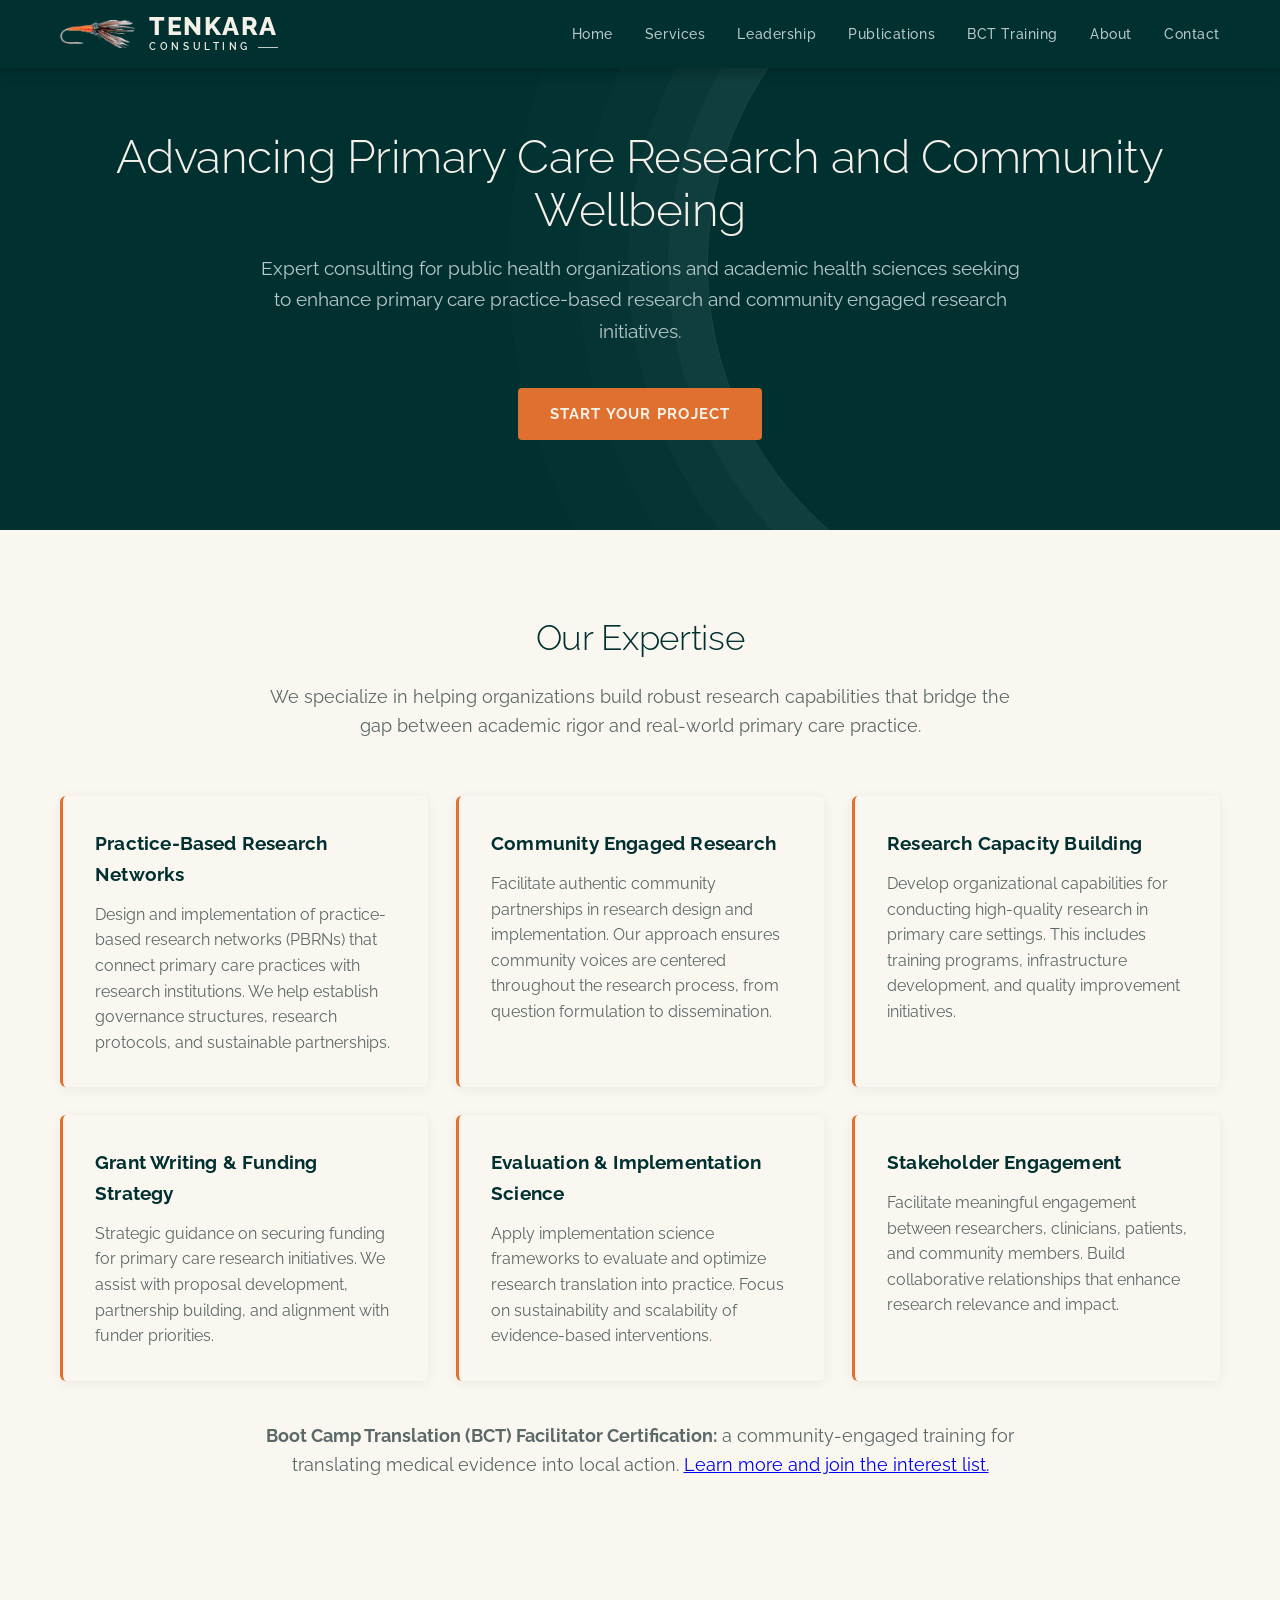
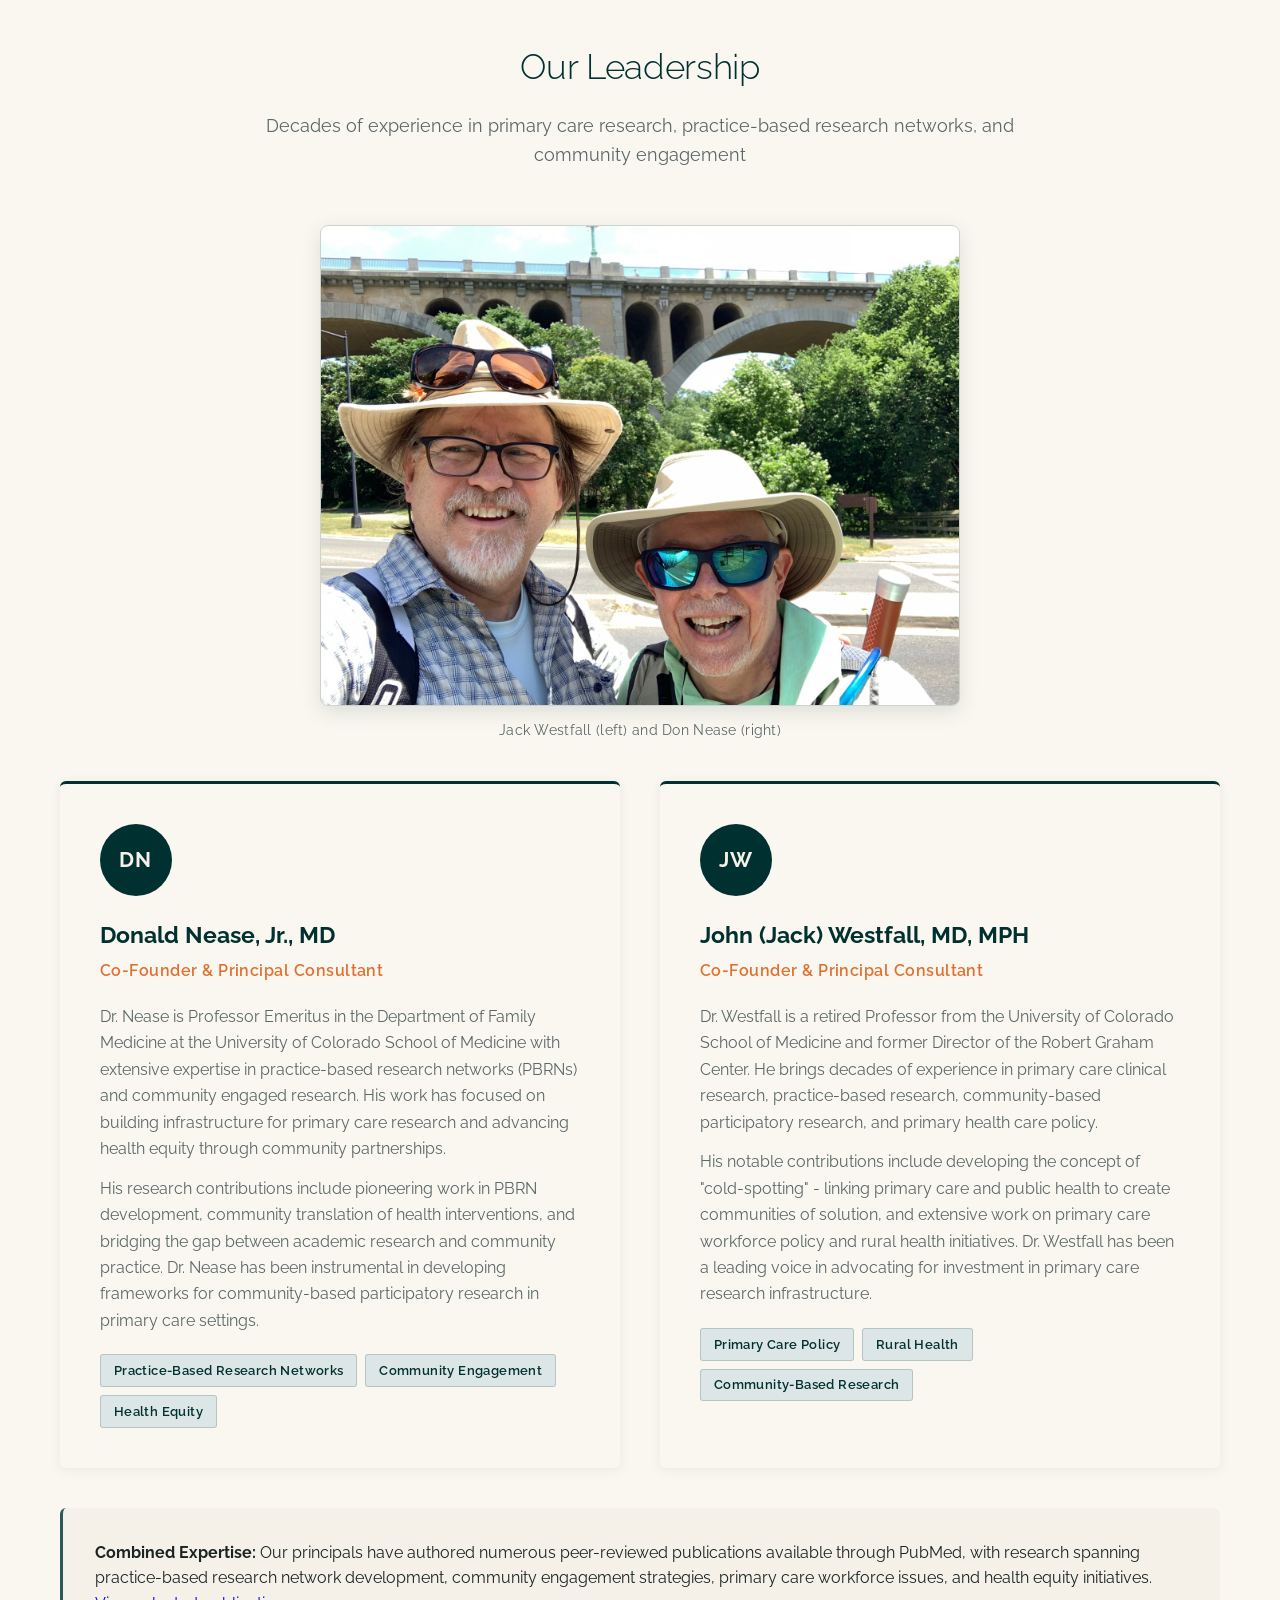
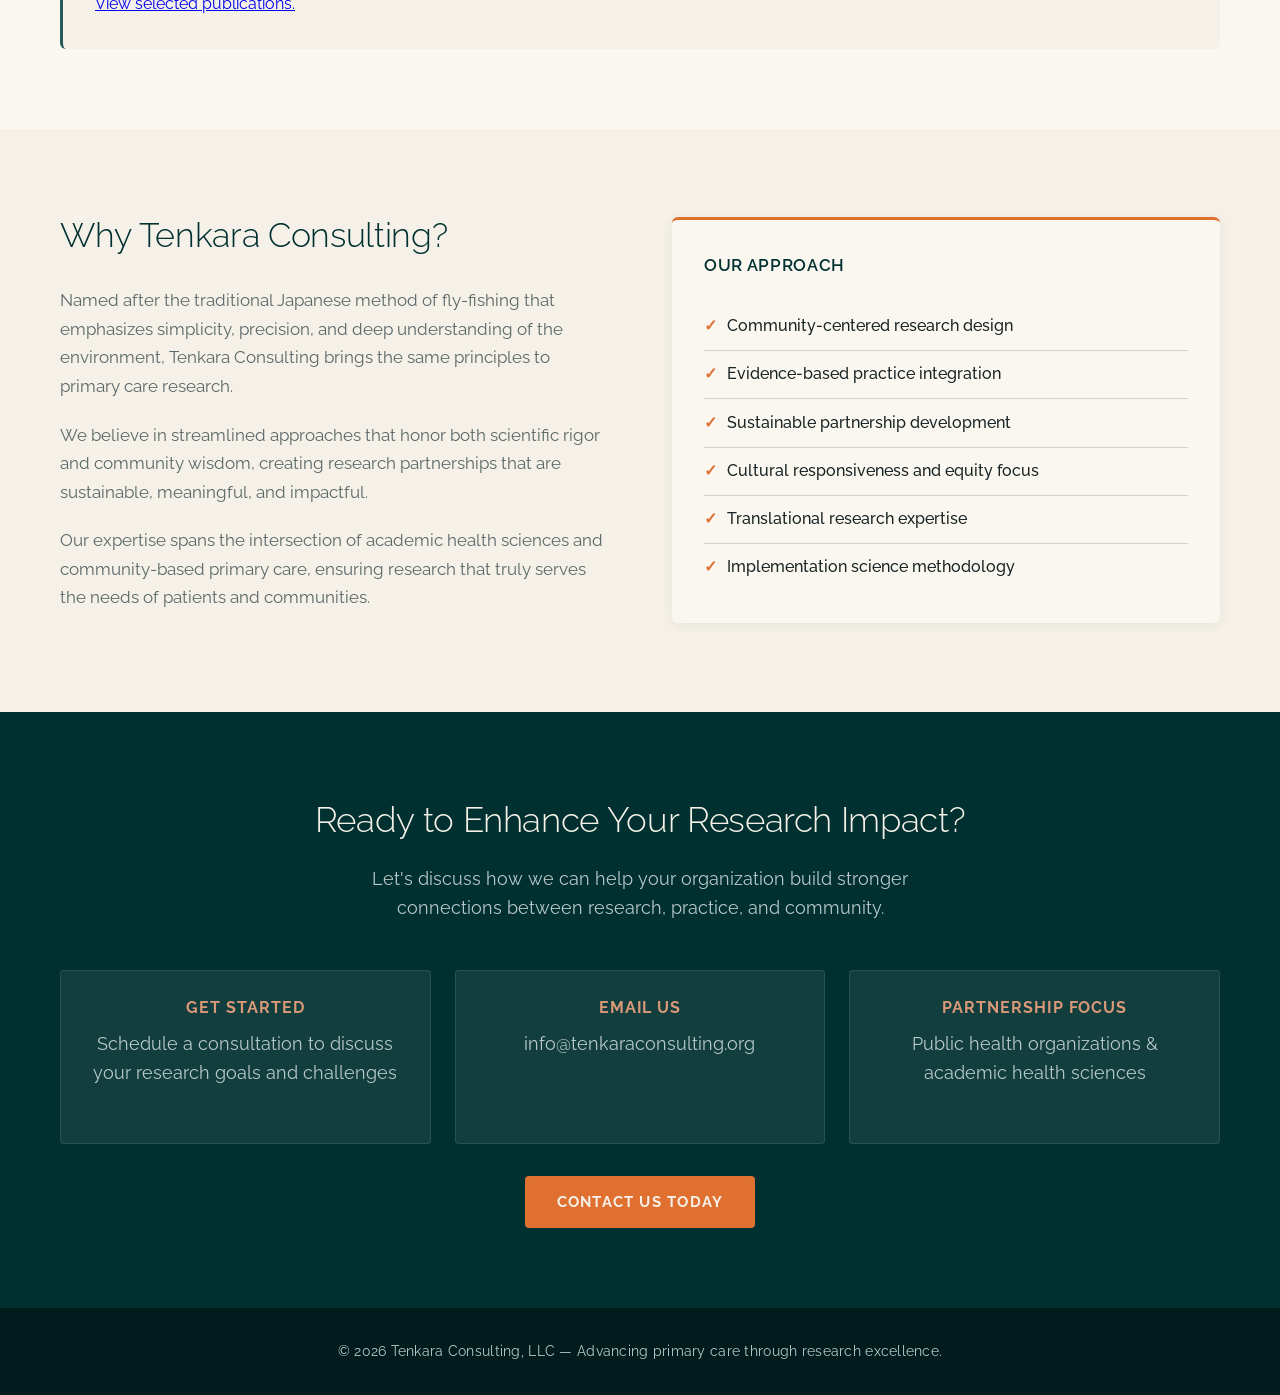
<file: index.html>
<!DOCTYPE html>
<html lang="en">
<head>
    <meta charset="UTF-8">
    <meta name="viewport" content="width=device-width, initial-scale=1.0">
    <title>Tenkara Consulting — Primary Care Research &amp; Community Engagement</title>
    <link rel="icon" type="image/svg+xml" href="static/images/favicon.svg">
    <link rel="preconnect" href="https://fonts.googleapis.com">
    <link rel="preconnect" href="https://fonts.gstatic.com" crossorigin>
    <link href="https://fonts.googleapis.com/css2?family=Raleway:ital,wght@0,200;0,300;0,400;0,500;0,600;0,700;0,800;1,300;1,400&display=swap" rel="stylesheet">
    <link rel="stylesheet" href="static/css/styles.css?v=2">

    <script data-goatcounter="https://tenkaraconsulting.goatcounter.com/count"
        async src="//gc.zgo.at/count.js"></script>
</head>
<body>
    <!-- Header -->
    <header>
        <nav class="container">
            <a href="./" class="logo">
                <img class="logo-fly" src="static/images/fly.png" alt="" aria-hidden="true" width="54" height="20">
                <span class="logo-text">
                    <span class="logo-word">TENKARA</span>
                    <span class="logo-sub">
                        <span>CONSULTING</span>
                        <span class="logo-rule"></span>
                    </span>
                </span>
            </a>
            <ul class="nav-links">
                <li><a href="./#home">Home</a></li>
                <li><a href="./#services">Services</a></li>
                <li><a href="./#expertise">Leadership</a></li>
                <li><a href="publications/">Publications</a></li>
                <li><a href="bct/">BCT Training</a></li>
                <li><a href="./#about">About</a></li>
                <li><a href="contact/">Contact</a></li>
            </ul>
        </nav>
    </header>

    <!-- Main Content -->

<!-- Hero Section -->
<section id="home" class="hero">
    <div class="container">
        <h1>Advancing Primary Care Research and Community Wellbeing</h1>
        <p>Expert consulting for public health organizations and academic health sciences seeking to enhance primary care practice-based research and community engaged research initiatives.</p>
        <a href="contact/" class="cta-button">Start Your Project</a>
    </div>
</section>
<!-- Services Section -->
<section id="services">
    <div class="container">
        <h2 class="section-title">Our Expertise</h2>
        <p class="section-subtitle">We specialize in helping organizations build robust research capabilities that bridge the gap between academic rigor and real-world primary care practice.</p>

        <div class="services-grid">
            <div class="service-card">
                <h3>Practice-Based Research Networks</h3>
                <p>Design and implementation of practice-based research networks (PBRNs) that connect primary care practices with research institutions. We help establish governance structures, research protocols, and sustainable partnerships.</p>
            </div>

            <div class="service-card">
                <h3>Community Engaged Research</h3>
                <p>Facilitate authentic community partnerships in research design and implementation. Our approach ensures community voices are centered throughout the research process, from question formulation to dissemination.</p>
            </div>

            <div class="service-card">
                <h3>Research Capacity Building</h3>
                <p>Develop organizational capabilities for conducting high-quality research in primary care settings. This includes training programs, infrastructure development, and quality improvement initiatives.</p>
            </div>

            <div class="service-card">
                <h3>Grant Writing &amp; Funding Strategy</h3>
                <p>Strategic guidance on securing funding for primary care research initiatives. We assist with proposal development, partnership building, and alignment with funder priorities.</p>
            </div>

            <div class="service-card">
                <h3>Evaluation &amp; Implementation Science</h3>
                <p>Apply implementation science frameworks to evaluate and optimize research translation into practice. Focus on sustainability and scalability of evidence-based interventions.</p>
            </div>

            <div class="service-card">
                <h3>Stakeholder Engagement</h3>
                <p>Facilitate meaningful engagement between researchers, clinicians, patients, and community members. Build collaborative relationships that enhance research relevance and impact.</p>
            </div>
        </div>

        <p class="section-subtitle" style="margin: 2.5rem auto 0;"><strong>Boot Camp Translation (BCT) Facilitator Certification:</strong> a community-engaged training for translating medical evidence into local action. <a href="bct/">Learn more and join the interest list.</a></p>
    </div>
</section>
<!-- Expertise Section -->
<section id="expertise">
    <div class="container">
        <h2 class="section-title">Our Leadership</h2>
        <p class="section-subtitle">Decades of experience in primary care research, practice-based research networks, and community engagement</p>

        <figure class="leadership-photo">
            <img src="static/images/jack-and-don.jpg" alt="Jack Westfall (left) and Don Nease (right), smiling outdoors in wide-brimmed hats" width="1600" height="1200" loading="lazy">
            <figcaption>Jack Westfall (left) and Don Nease (right)</figcaption>
        </figure>

        <div class="expertise-grid">
            <div class="expert-card">
                <div class="expert-content">
                    <div class="expert-avatar">DN</div>
                    <h3>Donald Nease, Jr., MD</h3>
                    <p class="expert-title">Co-Founder & Principal Consultant</p>
                    <p>Dr. Nease is Professor Emeritus in the Department of Family Medicine at the University of Colorado School of Medicine with extensive expertise in practice-based research networks (PBRNs) and community engaged research. His work has focused on building infrastructure for primary care research and advancing health equity through community partnerships.</p>
                    <p>His research contributions include pioneering work in PBRN development, community translation of health interventions, and bridging the gap between academic research and community practice. Dr. Nease has been instrumental in developing frameworks for community-based participatory research in primary care settings.</p>
                    <div class="expert-highlights">
                        <span class="highlight">Practice-Based Research Networks</span>
                        <span class="highlight">Community Engagement</span>
                        <span class="highlight">Health Equity</span>
                    </div>
                </div>
            </div>

            <div class="expert-card">
                <div class="expert-content">
                    <div class="expert-avatar">JW</div>
                    <h3>John (Jack) Westfall, MD, MPH</h3>
                    <p class="expert-title">Co-Founder & Principal Consultant</p>
                    <p>Dr. Westfall is a retired Professor from the University of Colorado School of Medicine and former Director of the Robert Graham Center. He brings decades of experience in primary care clinical research, practice-based research, community-based participatory research, and primary health care policy.</p>
                    <p>His notable contributions include developing the concept of "cold-spotting" - linking primary care and public health to create communities of solution, and extensive work on primary care workforce policy and rural health initiatives. Dr. Westfall has been a leading voice in advocating for investment in primary care research infrastructure.</p>
                    <div class="expert-highlights">
                        <span class="highlight">Primary Care Policy</span>
                        <span class="highlight">Rural Health</span>
                        <span class="highlight">Community-Based Research</span>
                    </div>
                </div>
            </div>
        </div>

        <div class="publications-note">
            <p><strong>Combined Expertise:</strong> Our principals have authored numerous peer-reviewed publications available through PubMed, with research spanning practice-based research network development, community engagement strategies, primary care workforce issues, and health equity initiatives. <a href="publications/">View selected publications.</a></p>
        </div>
    </div>
</section>
<!-- About Section -->
<section id="about" class="about">
    <div class="container">
        <div class="about-content">
            <div class="about-text">
                <h2>Why Tenkara Consulting?</h2>
                <p>Named after the traditional Japanese method of fly-fishing that emphasizes simplicity, precision, and deep understanding of the environment, Tenkara Consulting brings the same principles to primary care research.</p>
                <p>We believe in streamlined approaches that honor both scientific rigor and community wisdom, creating research partnerships that are sustainable, meaningful, and impactful.</p>
                <p>Our expertise spans the intersection of academic health sciences and community-based primary care, ensuring research that truly serves the needs of patients and communities.</p>
            </div>

            <div class="about-features">
                <h3>Our Approach</h3>
                <ul class="feature-list">
                    <li>Community-centered research design</li>
                    <li>Evidence-based practice integration</li>
                    <li>Sustainable partnership development</li>
                    <li>Cultural responsiveness and equity focus</li>
                    <li>Translational research expertise</li>
                    <li>Implementation science methodology</li>
                </ul>
            </div>
        </div>
    </div>
</section>
<!-- Contact Section -->
<section id="contact" class="contact">
    <div class="container">
        <div class="contact-content">
            <h2>Ready to Enhance Your Research Impact?</h2>
            <p>Let's discuss how we can help your organization build stronger connections between research, practice, and community.</p>

            <div class="contact-info">
                <div class="contact-item">
                    <h3>Get Started</h3>
                    <p>Schedule a consultation to discuss your research goals and challenges</p>
                </div>
                <div class="contact-item">
                    <h3>Email Us</h3>
                    <p>info@tenkaraconsulting.org</p>
                </div>
                <div class="contact-item">
                    <h3>Partnership Focus</h3>
                    <p>Public health organizations & academic health sciences</p>
                </div>
            </div>

            <div style="margin-top: 2rem;">
                <a href="contact/" class="cta-button">Contact Us Today</a>
            </div>
        </div>
    </div>
</section>


    <!-- Footer -->
    <footer>
        <div class="container">
            <p>&copy; 2026 Tenkara Consulting, LLC &mdash; Advancing primary care through research excellence.</p>
        </div>
    </footer>

    <!-- Scripts -->
    <script src="static/js/main.js"></script>

</body>
</html>
</file>
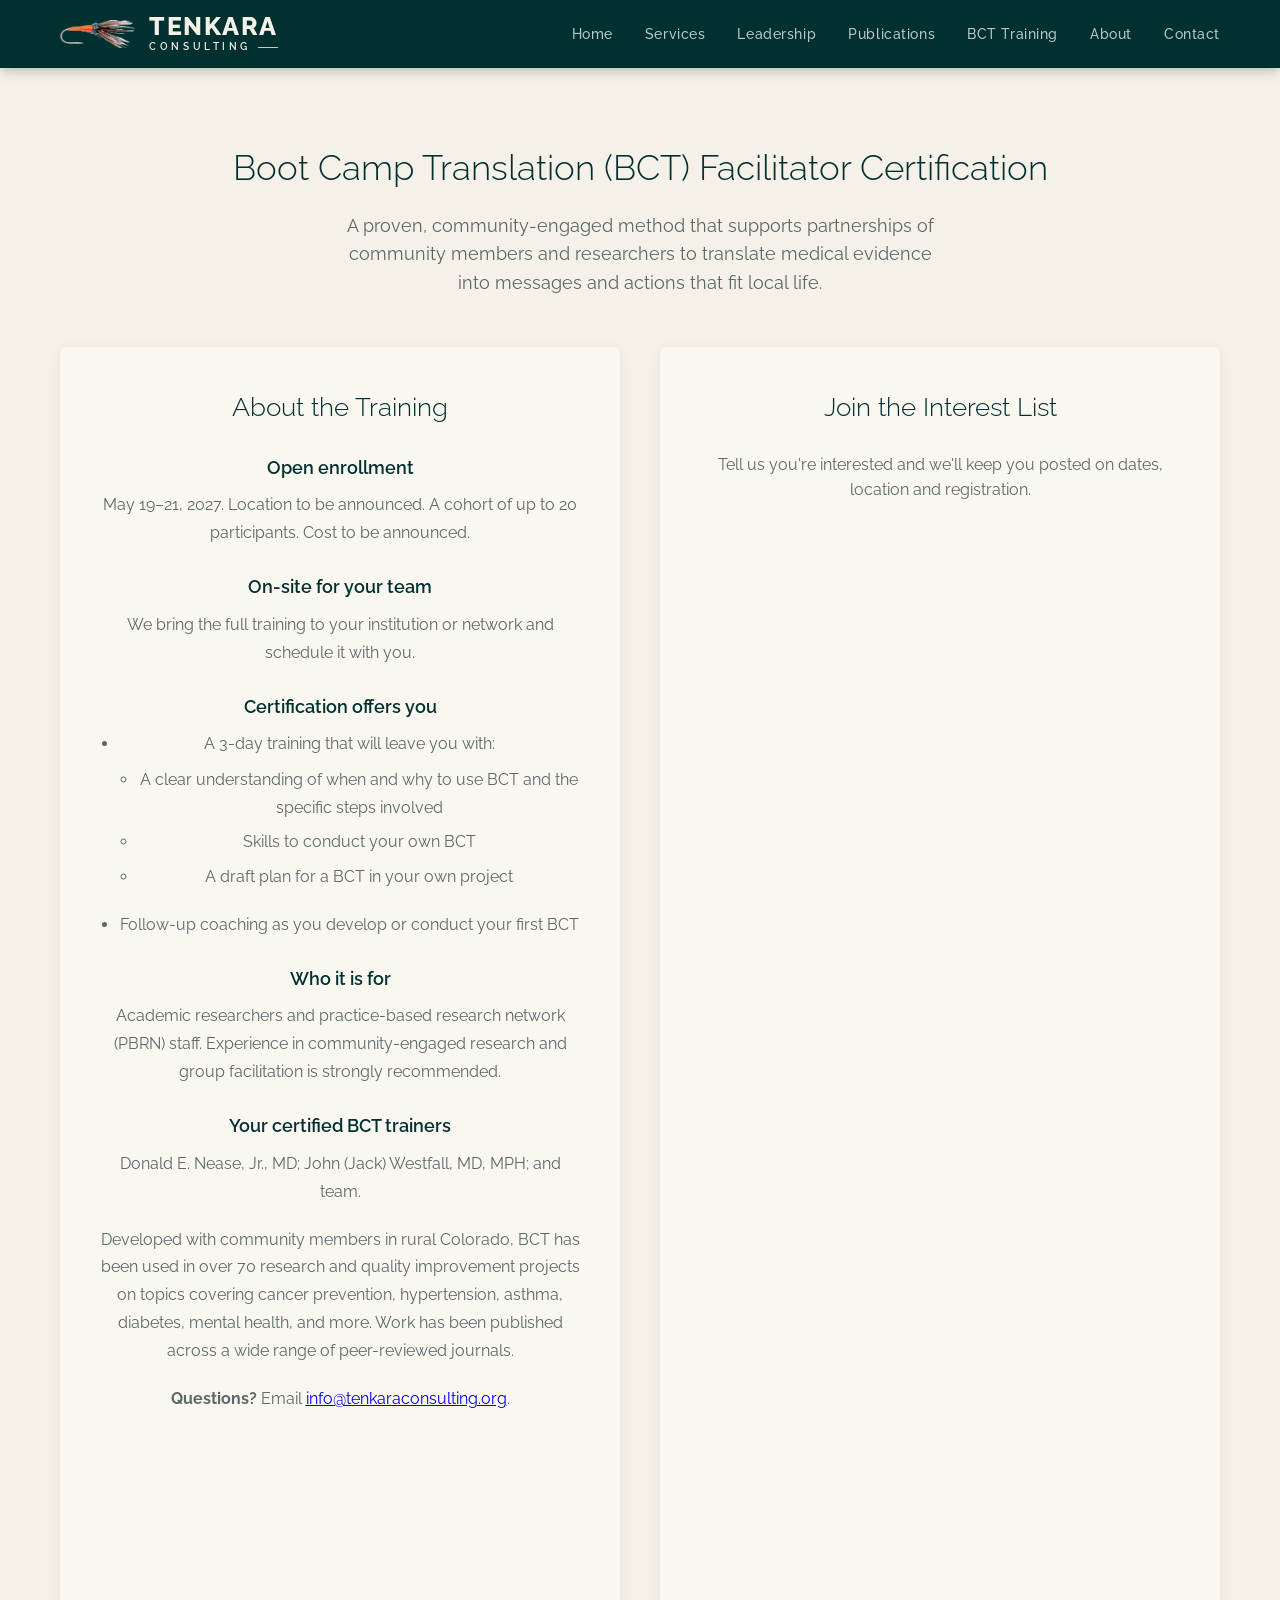
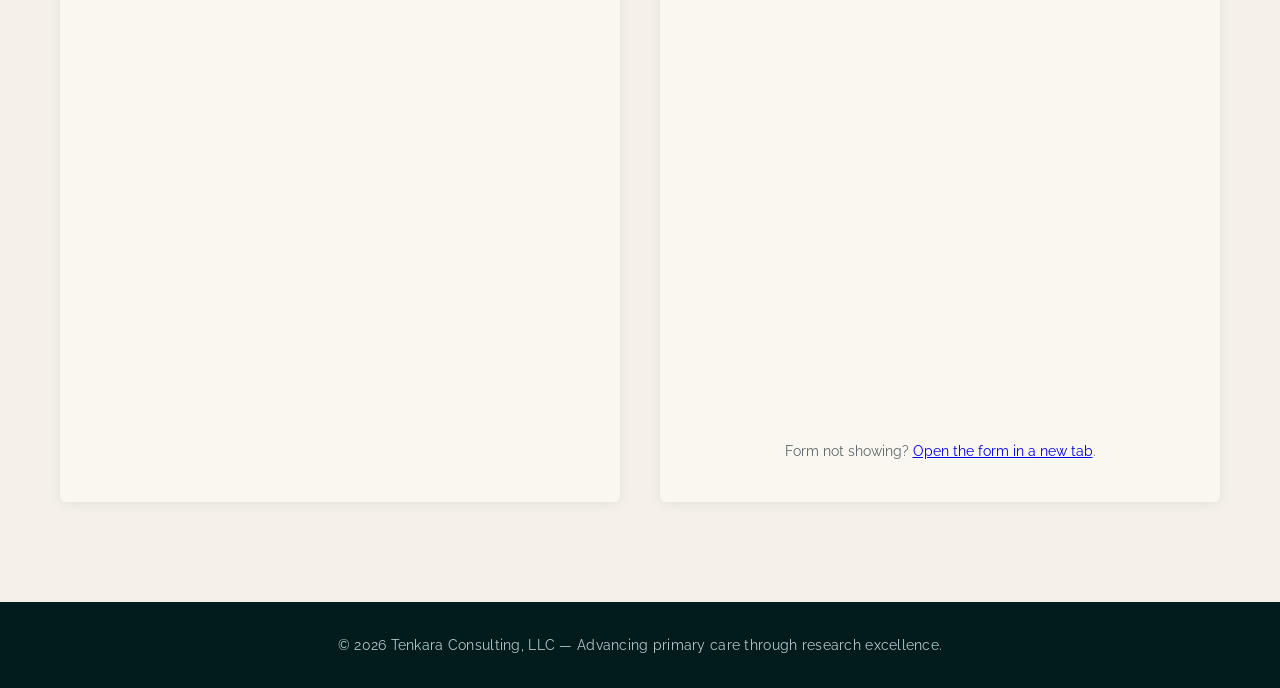
<file: bct/index.html>
<!DOCTYPE html>
<html lang="en">
<head>
    <meta charset="UTF-8">
    <meta name="viewport" content="width=device-width, initial-scale=1.0">
    <title>Boot Camp Translation Training - Tenkara Consulting</title>
    <meta name="description" content="Boot Camp Translation (BCT) Facilitator Certification from Tenkara Consulting. Join the interest list for the May 19–21, 2027 training or on-site training for your team.">
    <link rel="icon" type="image/svg+xml" href="../static/images/favicon.svg">
    <link rel="preconnect" href="https://fonts.googleapis.com">
    <link rel="preconnect" href="https://fonts.gstatic.com" crossorigin>
    <link href="https://fonts.googleapis.com/css2?family=Raleway:ital,wght@0,200;0,300;0,400;0,500;0,600;0,700;0,800;1,300;1,400&display=swap" rel="stylesheet">
    <link rel="stylesheet" href="../static/css/styles.css?v=2">
    <style>
        .bct-details ul { margin: 0.5rem 0 1.25rem 1.2rem; }
        .bct-details li { margin-bottom: 0.4rem; }
        .bct-details h3 { margin-top: 1.5rem; }
        .bct-details h3:first-child { margin-top: 0; }
        .bct-form-frame { width: 100%; height: 1500px; border: 0; display: block; }
        .bct-form-fallback { font-size: 0.9rem; color: var(--tk-mute); margin-top: 1rem; }
        @media (max-width: 768px) {
            .bct-form-frame { height: 1750px; }
        }
    </style>
    <script data-goatcounter="https://tenkaraconsulting.goatcounter.com/count"
        async src="//gc.zgo.at/count.js"></script>
</head>
<body>
    <!-- Header -->
    <header>
        <nav class="container">
            <a href="../" class="logo">
                <img class="logo-fly" src="../static/images/fly.png" alt="" aria-hidden="true" width="54" height="20">
                <span class="logo-text">
                    <span class="logo-word">TENKARA</span>
                    <span class="logo-sub">
                        <span>CONSULTING</span>
                        <span class="logo-rule"></span>
                    </span>
                </span>
            </a>
            <ul class="nav-links">
                <li><a href="../#home">Home</a></li>
                <li><a href="../#services">Services</a></li>
                <li><a href="../#expertise">Leadership</a></li>
                <li><a href="../publications/">Publications</a></li>
                <li><a href="./">BCT Training</a></li>
                <li><a href="../#about">About</a></li>
                <li><a href="../contact/">Contact</a></li>
            </ul>
        </nav>
    </header>

    <!-- Main Content -->
<div class="contact-page">
    <div class="contact-container">
        <div class="contact-header">
            <h1>Boot Camp Translation (BCT) Facilitator Certification</h1>
            <p>A proven, community-engaged method that supports partnerships of community members and researchers to translate medical evidence into messages and actions that fit local life.</p>
        </div>

        <div class="contact-content">
            <!-- Training details -->
            <div class="map-section bct-details">
                <h2>About the Training</h2>
                <div class="location-info">
                    <h3>Open enrollment</h3>
                    <p>May 19–21, 2027. Location to be announced. A cohort of up to 20 participants. Cost to be announced.</p>

                    <h3>On-site for your team</h3>
                    <p>We bring the full training to your institution or network and schedule it with you.</p>

                    <h3>Certification offers you</h3>
                    <ul>
                        <li>A 3-day training that will leave you with:
                            <ul>
                                <li>A clear understanding of when and why to use BCT and the specific steps involved</li>
                                <li>Skills to conduct your own BCT</li>
                                <li>A draft plan for a BCT in your own project</li>
                            </ul>
                        </li>
                        <li>Follow-up coaching as you develop or conduct your first BCT</li>
                    </ul>

                    <h3>Who it is for</h3>
                    <p>Academic researchers and practice-based research network (PBRN) staff. Experience in community-engaged research and group facilitation is strongly recommended.</p>

                    <h3>Your certified BCT trainers</h3>
                    <p>Donald E. Nease, Jr., MD; John (Jack) Westfall, MD, MPH; and team.</p>

                    <p style="margin-top: 1.25rem;">Developed with community members in rural Colorado, BCT has been used in over 70 research and quality improvement projects on topics covering cancer prevention, hypertension, asthma, diabetes, mental health, and more. Work has been published across a wide range of peer-reviewed journals.</p>

                    <p style="margin-top: 1.25rem;"><strong>Questions?</strong> Email <a href="mailto:info@tenkaraconsulting.org">info@tenkaraconsulting.org</a>.</p>
                </div>
            </div>

            <!-- Interest form (Google Form) -->
            <div class="contact-form-section">
                <h2>Join the Interest List</h2>
                <p style="color: var(--tk-mute); margin-bottom: 1.25rem;">Tell us you're interested and we'll keep you posted on dates, location and registration.</p>
                <iframe class="bct-form-frame"
                        src="https://docs.google.com/forms/d/e/1FAIpQLSesC0pYHIRd4QfnyElVcH--KrtSfrapoGBDwt9UV4UkP9Yg4w/viewform?embedded=true"
                        title="Boot Camp Translation training interest form"
                        loading="lazy">Loading…</iframe>
                <p class="bct-form-fallback">Form not showing? <a href="https://docs.google.com/forms/d/e/1FAIpQLSesC0pYHIRd4QfnyElVcH--KrtSfrapoGBDwt9UV4UkP9Yg4w/viewform" target="_blank" rel="noopener">Open the form in a new tab</a>.</p>
            </div>
        </div>
    </div>
</div>

    <!-- Footer -->
    <footer>
        <div class="container">
            <p>&copy; 2026 Tenkara Consulting, LLC &mdash; Advancing primary care through research excellence.</p>
        </div>
    </footer>

    <!-- Scripts -->
    <script src="../static/js/main.js"></script>
</body>
</html>
</file>
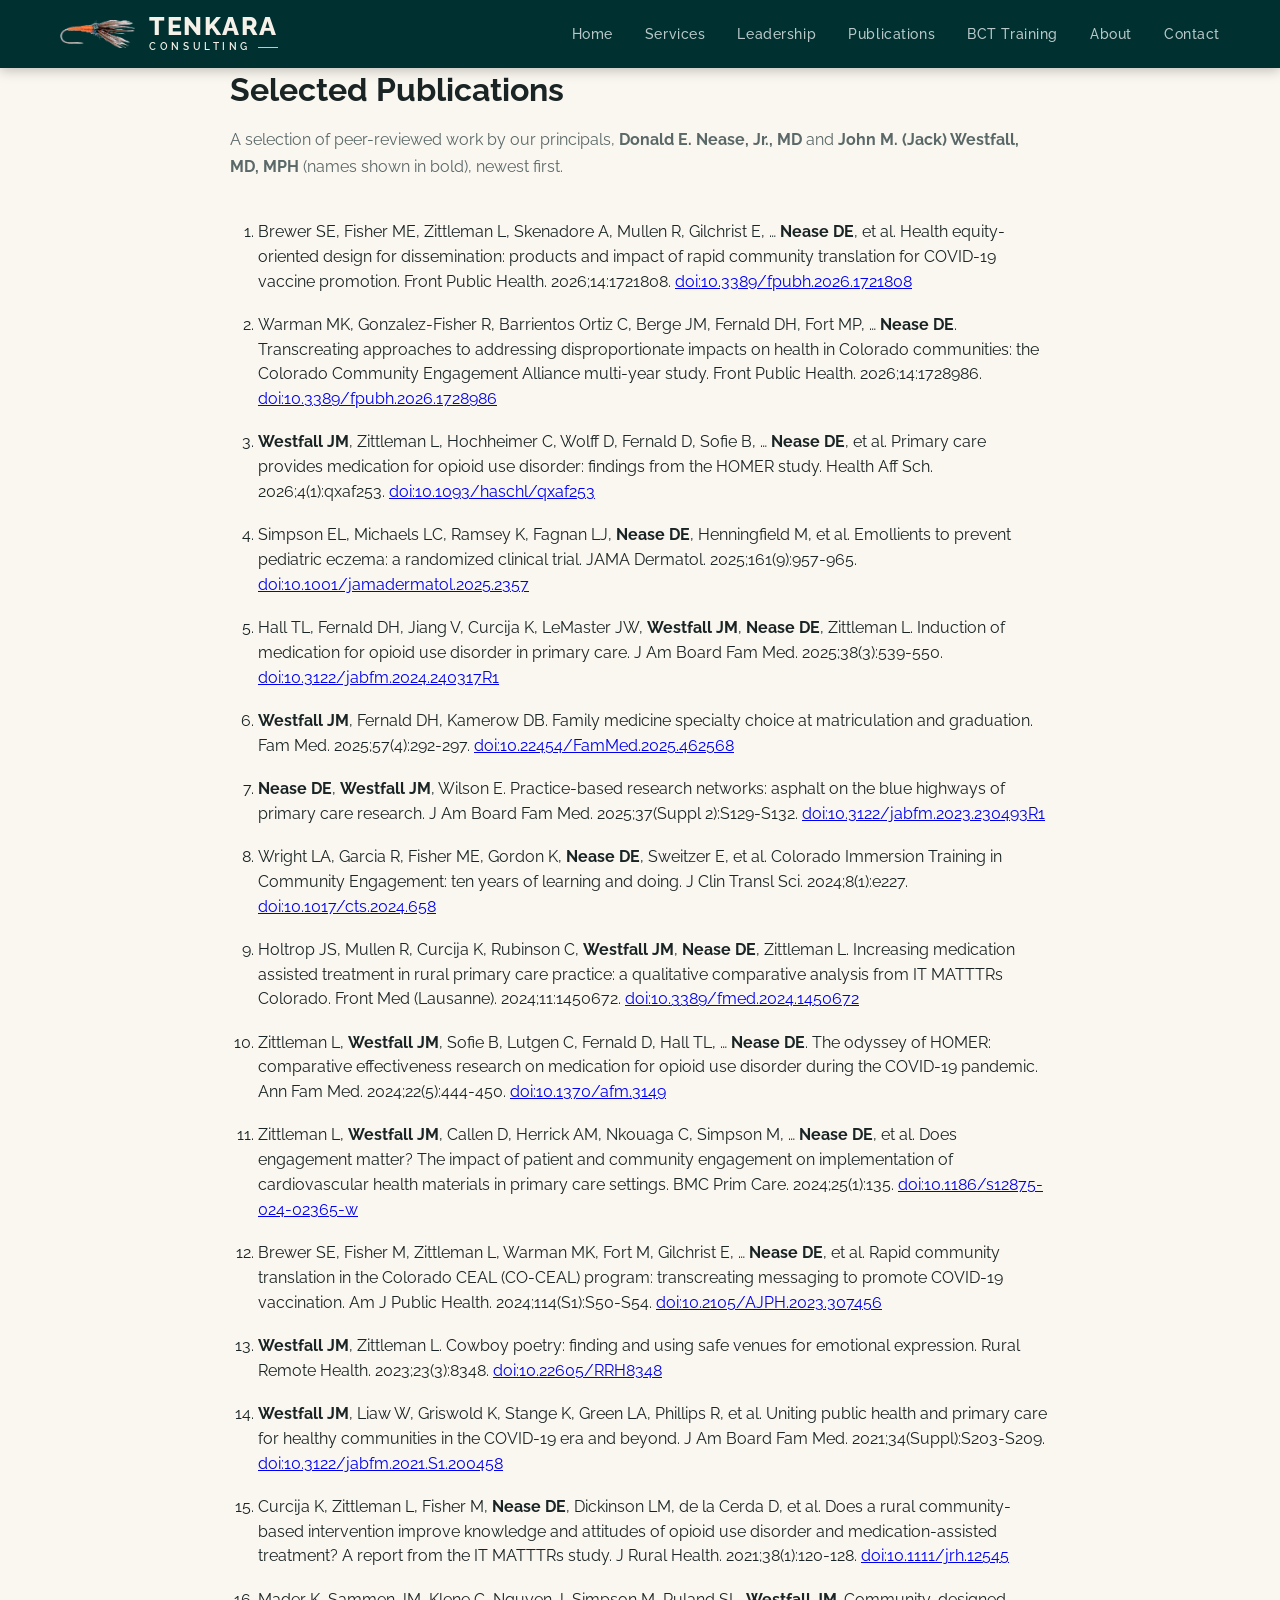
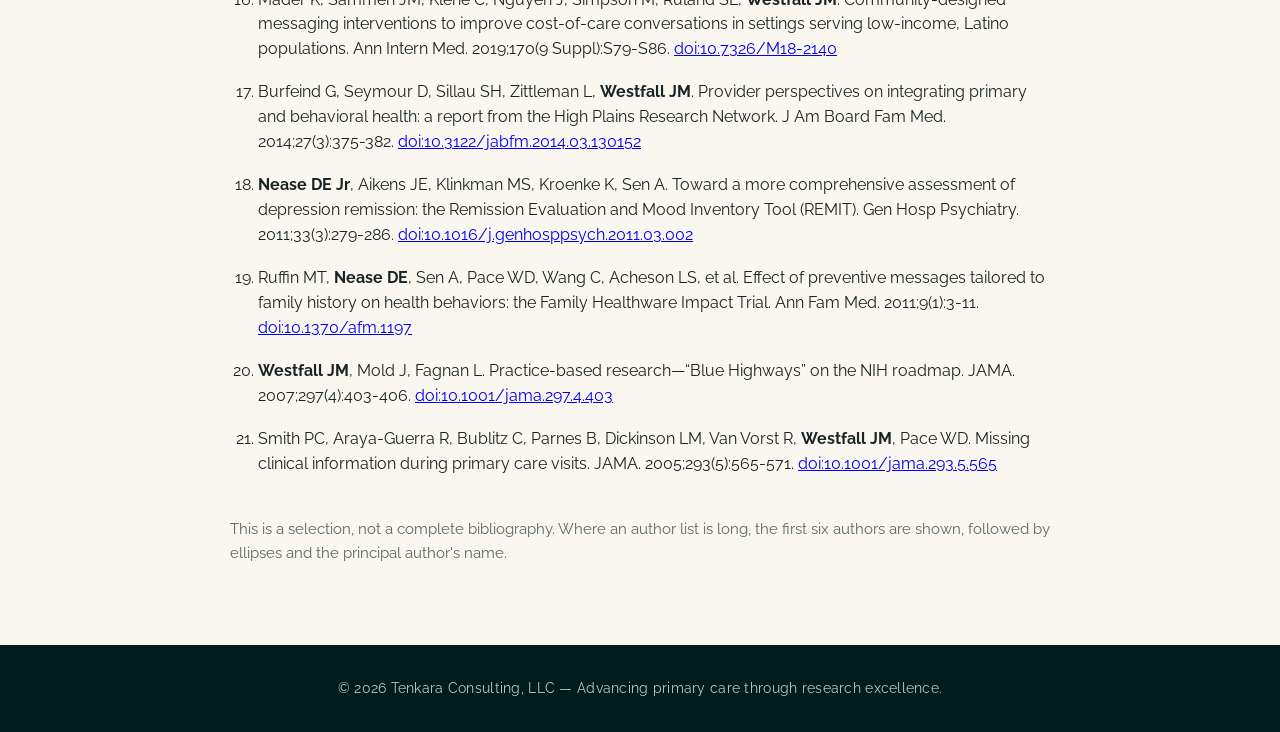
<file: publications/index.html>
<!DOCTYPE html>
<html lang="en">
<head>
    <meta charset="UTF-8">
    <meta name="viewport" content="width=device-width, initial-scale=1.0">
    <title>Selected Publications - Tenkara Consulting</title>
    <link rel="icon" type="image/svg+xml" href="../static/images/favicon.svg">
    <link rel="preconnect" href="https://fonts.googleapis.com">
    <link rel="preconnect" href="https://fonts.gstatic.com" crossorigin>
    <link href="https://fonts.googleapis.com/css2?family=Raleway:ital,wght@0,200;0,300;0,400;0,500;0,600;0,700;0,800;1,300;1,400&display=swap" rel="stylesheet">
    <link rel="stylesheet" href="../static/css/styles.css?v=2">
    <style>
        .pubs-page { padding: 4rem 0 5rem; }
        .pubs-page .container { max-width: 860px; }
        .pubs-page h1 { margin-bottom: 0.75rem; }
        .pubs-intro { color: var(--tk-mute); margin-bottom: 2.5rem; line-height: 1.65; }
        .pubs-list { padding-left: 1.75rem; margin: 0; }
        .pubs-list li { margin-bottom: 1.15rem; line-height: 1.6; color: var(--tk-ink); font-size: 0.97rem; }
        .pubs-list a { overflow-wrap: anywhere; }
        .pubs-more { margin-top: 2.5rem; font-size: 0.95rem; color: var(--tk-mute); }
    </style>
    <script data-goatcounter="https://tenkaraconsulting.goatcounter.com/count"
        async src="//gc.zgo.at/count.js"></script>
</head>
<body>
    <!-- Header -->
    <header>
        <nav class="container">
            <a href="../" class="logo">
                <img class="logo-fly" src="../static/images/fly.png" alt="" aria-hidden="true" width="54" height="20">
                <span class="logo-text">
                    <span class="logo-word">TENKARA</span>
                    <span class="logo-sub">
                        <span>CONSULTING</span>
                        <span class="logo-rule"></span>
                    </span>
                </span>
            </a>
            <ul class="nav-links">
                <li><a href="../#home">Home</a></li>
                <li><a href="../#services">Services</a></li>
                <li><a href="../#expertise">Leadership</a></li>
                <li><a href="./">Publications</a></li>
                <li><a href="../bct/">BCT Training</a></li>
                <li><a href="../#about">About</a></li>
                <li><a href="../contact/">Contact</a></li>
            </ul>
        </nav>
    </header>

    <main class="pubs-page">
        <div class="container">
            <h1>Selected Publications</h1>
            <p class="pubs-intro">A selection of peer-reviewed work by our principals, <strong>Donald E. Nease, Jr., MD</strong> and <strong>John M. (Jack) Westfall, MD, MPH</strong> (names shown in bold), newest first.</p>
            <ol class="pubs-list">
                <li>Brewer SE, Fisher ME, Zittleman L, Skenadore A, Mullen R, Gilchrist E, … <strong>Nease DE</strong>, et al. Health equity-oriented design for dissemination: products and impact of rapid community translation for COVID-19 vaccine promotion. Front Public Health. 2026;14:1721808. <a href="https://doi.org/10.3389/fpubh.2026.1721808" target="_blank" rel="noopener">doi:10.3389/fpubh.2026.1721808</a></li>
                <li>Warman MK, Gonzalez-Fisher R, Barrientos Ortiz C, Berge JM, Fernald DH, Fort MP, … <strong>Nease DE</strong>. Transcreating approaches to addressing disproportionate impacts on health in Colorado communities: the Colorado Community Engagement Alliance multi-year study. Front Public Health. 2026;14:1728986. <a href="https://doi.org/10.3389/fpubh.2026.1728986" target="_blank" rel="noopener">doi:10.3389/fpubh.2026.1728986</a></li>
                <li><strong>Westfall JM</strong>, Zittleman L, Hochheimer C, Wolff D, Fernald D, Sofie B, … <strong>Nease DE</strong>, et al. Primary care provides medication for opioid use disorder: findings from the HOMER study. Health Aff Sch. 2026;4(1):qxaf253. <a href="https://doi.org/10.1093/haschl/qxaf253" target="_blank" rel="noopener">doi:10.1093/haschl/qxaf253</a></li>
                <li>Simpson EL, Michaels LC, Ramsey K, Fagnan LJ, <strong>Nease DE</strong>, Henningfield M, et al. Emollients to prevent pediatric eczema: a randomized clinical trial. JAMA Dermatol. 2025;161(9):957-965. <a href="https://doi.org/10.1001/jamadermatol.2025.2357" target="_blank" rel="noopener">doi:10.1001/jamadermatol.2025.2357</a></li>
                <li>Hall TL, Fernald DH, Jiang V, Curcija K, LeMaster JW, <strong>Westfall JM</strong>, <strong>Nease DE</strong>, Zittleman L. Induction of medication for opioid use disorder in primary care. J Am Board Fam Med. 2025;38(3):539-550. <a href="https://doi.org/10.3122/jabfm.2024.240317R1" target="_blank" rel="noopener">doi:10.3122/jabfm.2024.240317R1</a></li>
                <li><strong>Westfall JM</strong>, Fernald DH, Kamerow DB. Family medicine specialty choice at matriculation and graduation. Fam Med. 2025;57(4):292-297. <a href="https://doi.org/10.22454/FamMed.2025.462568" target="_blank" rel="noopener">doi:10.22454/FamMed.2025.462568</a></li>
                <li><strong>Nease DE</strong>, <strong>Westfall JM</strong>, Wilson E. Practice-based research networks: asphalt on the blue highways of primary care research. J Am Board Fam Med. 2025;37(Suppl 2):S129-S132. <a href="https://doi.org/10.3122/jabfm.2023.230493R1" target="_blank" rel="noopener">doi:10.3122/jabfm.2023.230493R1</a></li>
                <li>Wright LA, Garcia R, Fisher ME, Gordon K, <strong>Nease DE</strong>, Sweitzer E, et al. Colorado Immersion Training in Community Engagement: ten years of learning and doing. J Clin Transl Sci. 2024;8(1):e227. <a href="https://doi.org/10.1017/cts.2024.658" target="_blank" rel="noopener">doi:10.1017/cts.2024.658</a></li>
                <li>Holtrop JS, Mullen R, Curcija K, Rubinson C, <strong>Westfall JM</strong>, <strong>Nease DE</strong>, Zittleman L. Increasing medication assisted treatment in rural primary care practice: a qualitative comparative analysis from IT MATTTRs Colorado. Front Med (Lausanne). 2024;11:1450672. <a href="https://doi.org/10.3389/fmed.2024.1450672" target="_blank" rel="noopener">doi:10.3389/fmed.2024.1450672</a></li>
                <li>Zittleman L, <strong>Westfall JM</strong>, Sofie B, Lutgen C, Fernald D, Hall TL, … <strong>Nease DE</strong>. The odyssey of HOMER: comparative effectiveness research on medication for opioid use disorder during the COVID-19 pandemic. Ann Fam Med. 2024;22(5):444-450. <a href="https://doi.org/10.1370/afm.3149" target="_blank" rel="noopener">doi:10.1370/afm.3149</a></li>
                <li>Zittleman L, <strong>Westfall JM</strong>, Callen D, Herrick AM, Nkouaga C, Simpson M, … <strong>Nease DE</strong>, et al. Does engagement matter? The impact of patient and community engagement on implementation of cardiovascular health materials in primary care settings. BMC Prim Care. 2024;25(1):135. <a href="https://doi.org/10.1186/s12875-024-02365-w" target="_blank" rel="noopener">doi:10.1186/s12875-024-02365-w</a></li>
                <li>Brewer SE, Fisher M, Zittleman L, Warman MK, Fort M, Gilchrist E, … <strong>Nease DE</strong>, et al. Rapid community translation in the Colorado CEAL (CO-CEAL) program: transcreating messaging to promote COVID-19 vaccination. Am J Public Health. 2024;114(S1):S50-S54. <a href="https://doi.org/10.2105/AJPH.2023.307456" target="_blank" rel="noopener">doi:10.2105/AJPH.2023.307456</a></li>
                <li><strong>Westfall JM</strong>, Zittleman L. Cowboy poetry: finding and using safe venues for emotional expression. Rural Remote Health. 2023;23(3):8348. <a href="https://doi.org/10.22605/RRH8348" target="_blank" rel="noopener">doi:10.22605/RRH8348</a></li>
                <li><strong>Westfall JM</strong>, Liaw W, Griswold K, Stange K, Green LA, Phillips R, et al. Uniting public health and primary care for healthy communities in the COVID-19 era and beyond. J Am Board Fam Med. 2021;34(Suppl):S203-S209. <a href="https://doi.org/10.3122/jabfm.2021.S1.200458" target="_blank" rel="noopener">doi:10.3122/jabfm.2021.S1.200458</a></li>
                <li>Curcija K, Zittleman L, Fisher M, <strong>Nease DE</strong>, Dickinson LM, de la Cerda D, et al. Does a rural community-based intervention improve knowledge and attitudes of opioid use disorder and medication-assisted treatment? A report from the IT MATTTRs study. J Rural Health. 2021;38(1):120-128. <a href="https://doi.org/10.1111/jrh.12545" target="_blank" rel="noopener">doi:10.1111/jrh.12545</a></li>
                <li>Mader K, Sammen JM, Klene C, Nguyen J, Simpson M, Ruland SL, <strong>Westfall JM</strong>. Community-designed messaging interventions to improve cost-of-care conversations in settings serving low-income, Latino populations. Ann Intern Med. 2019;170(9 Suppl):S79-S86. <a href="https://doi.org/10.7326/M18-2140" target="_blank" rel="noopener">doi:10.7326/M18-2140</a></li>
                <li>Burfeind G, Seymour D, Sillau SH, Zittleman L, <strong>Westfall JM</strong>. Provider perspectives on integrating primary and behavioral health: a report from the High Plains Research Network. J Am Board Fam Med. 2014;27(3):375-382. <a href="https://doi.org/10.3122/jabfm.2014.03.130152" target="_blank" rel="noopener">doi:10.3122/jabfm.2014.03.130152</a></li>
                <li><strong>Nease DE Jr</strong>, Aikens JE, Klinkman MS, Kroenke K, Sen A. Toward a more comprehensive assessment of depression remission: the Remission Evaluation and Mood Inventory Tool (REMIT). Gen Hosp Psychiatry. 2011;33(3):279-286. <a href="https://doi.org/10.1016/j.genhosppsych.2011.03.002" target="_blank" rel="noopener">doi:10.1016/j.genhosppsych.2011.03.002</a></li>
                <li>Ruffin MT, <strong>Nease DE</strong>, Sen A, Pace WD, Wang C, Acheson LS, et al. Effect of preventive messages tailored to family history on health behaviors: the Family Healthware Impact Trial. Ann Fam Med. 2011;9(1):3-11. <a href="https://doi.org/10.1370/afm.1197" target="_blank" rel="noopener">doi:10.1370/afm.1197</a></li>
                <li><strong>Westfall JM</strong>, Mold J, Fagnan L. Practice-based research—“Blue Highways” on the NIH roadmap. JAMA. 2007;297(4):403-406. <a href="https://doi.org/10.1001/jama.297.4.403" target="_blank" rel="noopener">doi:10.1001/jama.297.4.403</a></li>
                <li>Smith PC, Araya-Guerra R, Bublitz C, Parnes B, Dickinson LM, Van Vorst R, <strong>Westfall JM</strong>, Pace WD. Missing clinical information during primary care visits. JAMA. 2005;293(5):565-571. <a href="https://doi.org/10.1001/jama.293.5.565" target="_blank" rel="noopener">doi:10.1001/jama.293.5.565</a></li>
            </ol>
            <p class="pubs-more">This is a selection, not a complete bibliography. Where an author list is long, the first six authors are shown, followed by ellipses and the principal author's name.</p>
        </div>
    </main>

    <footer>
        <div class="container">
            <p>&copy; 2026 Tenkara Consulting, LLC &mdash; Advancing primary care through research excellence.</p>
        </div>
    </footer>

    <script src="../static/js/main.js"></script>
</body>
</html>
</file>
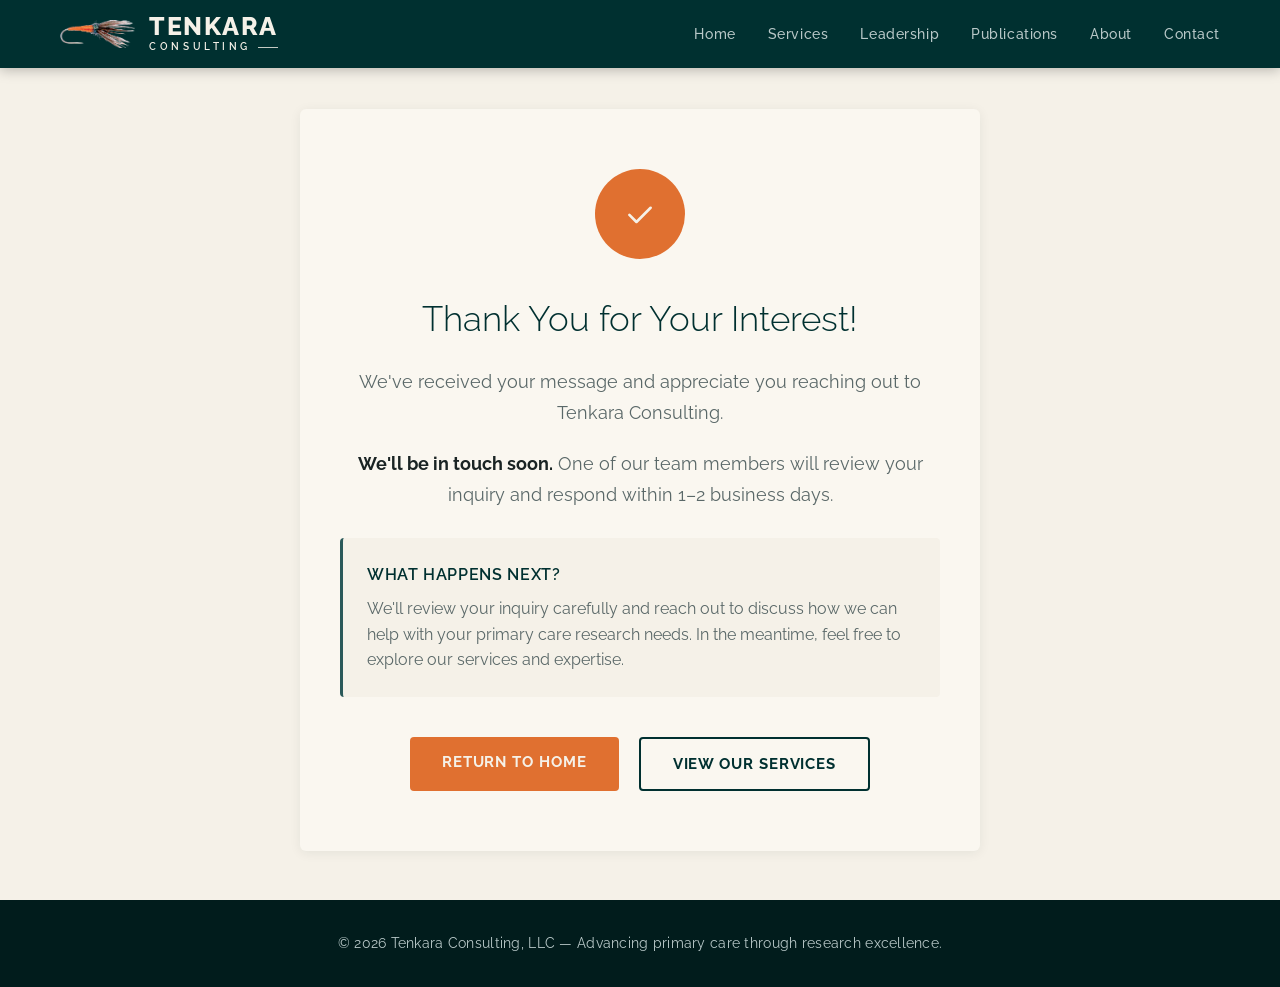
<file: contact/thank-you/index.html>
<!DOCTYPE html>
<html lang="en">
<head>
    <meta charset="UTF-8">
    <meta name="viewport" content="width=device-width, initial-scale=1.0">
    <meta name="robots" content="noindex">
    <title>Thank You - Tenkara Consulting</title>
    <link rel="icon" type="image/svg+xml" href="../../static/images/favicon.svg">
    <link rel="preconnect" href="https://fonts.googleapis.com">
    <link rel="preconnect" href="https://fonts.gstatic.com" crossorigin>
    <link href="https://fonts.googleapis.com/css2?family=Raleway:ital,wght@0,200;0,300;0,400;0,500;0,600;0,700;0,800;1,300;1,400&display=swap" rel="stylesheet">
    <link rel="stylesheet" href="../../static/css/styles.css?v=2">

    <script data-goatcounter="https://tenkaraconsulting.goatcounter.com/count"
        async src="//gc.zgo.at/count.js"></script>
</head>
<body>
    <!-- Header -->
    <header>
        <nav class="container">
            <a href="../../" class="logo">
                <img class="logo-fly" src="../../static/images/fly.png" alt="" aria-hidden="true" width="54" height="20">
                <span class="logo-text">
                    <span class="logo-word">TENKARA</span>
                    <span class="logo-sub">
                        <span>CONSULTING</span>
                        <span class="logo-rule"></span>
                    </span>
                </span>
            </a>
            <ul class="nav-links">
                <li><a href="../../#home">Home</a></li>
                <li><a href="../../#services">Services</a></li>
                <li><a href="../../#expertise">Leadership</a></li>
                <li><a href="../../publications/">Publications</a></li>
                <li><a href="../../#about">About</a></li>
                <li><a href="../">Contact</a></li>
            </ul>
        </nav>
    </header>

    <!-- Main Content -->

<div class="thank-you-page">
    <div class="thank-you-container">
        <div class="success-icon">
            <svg viewBox="0 0 52 52">
                <path d="M14 27l8 8 16-16"/>
            </svg>
        </div>

        <h1>Thank You for Your Interest!</h1>

        <p>
            We've received your message and appreciate you reaching out to Tenkara Consulting.
        </p>

        <p>
            <strong>We'll be in touch soon.</strong> One of our team members will review your inquiry and respond within 1&ndash;2 business days.
        </p>

        <div class="info-box">
            <h3>What Happens Next?</h3>
            <p>
                We'll review your inquiry carefully and reach out to discuss how we can help with your primary care research needs. In the meantime, feel free to explore our services and expertise.
            </p>
        </div>

        <div class="action-buttons">
            <a href="../../" class="btn btn-primary">Return to Home</a>
            <a href="../../#services" class="btn btn-secondary">View Our Services</a>
        </div>
    </div>
</div>


    <!-- Footer -->
    <footer>
        <div class="container">
            <p>&copy; 2026 Tenkara Consulting, LLC &mdash; Advancing primary care through research excellence.</p>
        </div>
    </footer>

    <!-- Scripts -->
    <script src="../../static/js/main.js"></script>

</body>
</html>
</file>
<file: static/css/styles.css>
/* ── Brand tokens ──────────────────────────────────── */
:root {
  --tk-teal:     #003030;
  --tk-teal-700: #0a3a3a;
  --tk-teal-500: #2a5959;
  --tk-teal-200: #b8c8c8;
  --tk-teal-100: #dde6e6;
  --tk-orange:   #E07030;
  --tk-orange-600: #c45a1f;
  --tk-rust:     #8a3418;
  --tk-clay:     #d99878;
  --tk-paper:    #f5f1e8;
  --tk-paper-2:  #ece6d5;
  --tk-bone:     #faf7f0;
  --tk-ink:      #1a2424;
  --tk-mute:     #5a6868;
  --tk-rule:     rgba(0, 48, 48, 0.18);
  --tk-sans:     "Raleway", "Helvetica Neue", Arial, sans-serif;
  --tk-footer:   #011c1c;
  --tk-shadow-sm: 0 2px 12px rgba(0, 48, 48, 0.07);
  --tk-shadow-md: 0 6px 24px rgba(0, 48, 48, 0.12);
}

* {
    margin: 0;
    padding: 0;
    box-sizing: border-box;
}

html {
    scroll-behavior: smooth;
}

body {
    font-family: var(--tk-sans);
    line-height: 1.6;
    color: var(--tk-ink);
    background-color: var(--tk-bone);
    -webkit-font-smoothing: antialiased;
    text-rendering: optimizeLegibility;
}

.container {
    max-width: 1200px;
    margin: 0 auto;
    padding: 0 20px;
}

/* ── Header ──────────────────────────────────────── */
header {
    background: var(--tk-teal);
    color: var(--tk-paper);
    padding: 1rem 0;
    position: fixed;
    width: 100%;
    top: 0;
    z-index: 1000;
    box-shadow: 0 2px 12px rgba(0,0,0,0.25);
}

nav {
    display: flex;
    justify-content: space-between;
    align-items: center;
}

/* Branded lockup: TENKARA / CONSULTING */
.logo {
    display: inline-flex;
    flex-direction: row;
    align-items: center;
    gap: 14px;
    color: var(--tk-paper);
    text-decoration: none;
    line-height: 1;
}

.logo-text {
    display: flex;
    flex-direction: column;
    align-items: flex-start;
}

.logo-word {
    font-family: var(--tk-sans);
    font-weight: 800;
    font-size: 1.55rem;
    letter-spacing: 0.06em;
    line-height: 0.9;
}

.logo-sub {
    display: flex;
    align-items: center;
    gap: 7px;
    margin-top: 4px;
    width: 100%;
}

.logo-sub span {
    font-family: var(--tk-sans);
    font-weight: 600;
    font-size: 0.62rem;
    letter-spacing: 0.36em;
    white-space: nowrap;
}

.logo-fly {
    height: 28px;
    width: auto;
    flex: none;
    display: block;
}

.logo-rule {
    flex: 1;
    height: 1.5px;
    background: currentColor;
    opacity: 0.8;
    min-width: 20px;
}

.nav-links {
    display: flex;
    list-style: none;
    gap: 2rem;
}

.nav-links a {
    color: var(--tk-teal-200);
    text-decoration: none;
    font-weight: 500;
    font-size: 0.9rem;
    letter-spacing: 0.04em;
    transition: color 0.2s ease;
}

.nav-links a:hover {
    color: var(--tk-clay);
}

/* ── Hero ────────────────────────────────────────── */
.hero {
    background: var(--tk-teal);
    color: var(--tk-paper);
    padding: 130px 0 90px;
    text-align: center;
    position: relative;
    overflow: hidden;
}

/* Subtle water-ring motif behind hero content */
.hero::before {
    content: '';
    position: absolute;
    right: -10%;
    top: 50%;
    transform: translateY(-50%);
    width: 700px;
    height: 700px;
    border-radius: 50%;
    background: radial-gradient(circle, transparent 30%, transparent 100%);
    box-shadow:
      0 0 0 1px rgba(255,255,255,0.04),
      0 0 0 40px rgba(255,255,255,0.025),
      0 0 0 80px rgba(255,255,255,0.018),
      0 0 0 130px rgba(255,255,255,0.012),
      0 0 0 200px rgba(255,255,255,0.007);
    pointer-events: none;
}

.hero .container {
    position: relative;
    z-index: 1;
}

.hero h1 {
    font-size: 2.9rem;
    margin-bottom: 1rem;
    font-weight: 300;
    letter-spacing: -0.01em;
    line-height: 1.15;
}

.hero p {
    font-size: 1.2rem;
    margin-bottom: 2.5rem;
    max-width: 760px;
    margin-left: auto;
    margin-right: auto;
    color: var(--tk-teal-200);
    font-weight: 400;
    line-height: 1.65;
}

.cta-button {
    background: var(--tk-orange);
    color: var(--tk-paper);
    padding: 14px 32px;
    border: none;
    border-radius: 4px;
    font-size: 0.95rem;
    font-weight: 700;
    letter-spacing: 0.08em;
    text-transform: uppercase;
    cursor: pointer;
    text-decoration: none;
    display: inline-block;
    transition: background 0.2s ease, transform 0.2s ease;
}

.cta-button:hover {
    background: var(--tk-orange-600);
    transform: translateY(-2px);
}

/* ── Sections ─────────────────────────────────────── */
section {
    padding: 80px 0;
}

.section-title {
    text-align: center;
    font-size: 2.2rem;
    color: var(--tk-teal);
    margin-bottom: 1rem;
    font-weight: 300;
    letter-spacing: -0.01em;
}

.section-subtitle {
    text-align: center;
    font-size: 1.1rem;
    color: var(--tk-mute);
    max-width: 760px;
    margin: 0 auto 3.5rem;
    line-height: 1.65;
}

/* ── Services ─────────────────────────────────────── */
.services-grid {
    display: grid;
    grid-template-columns: repeat(auto-fit, minmax(340px, 1fr));
    gap: 1.75rem;
    margin-top: 2rem;
}

.service-card {
    background: var(--tk-bone);
    padding: 2rem;
    border-radius: 6px;
    box-shadow: var(--tk-shadow-sm);
    border-left: 3px solid var(--tk-orange);
    transition: transform 0.25s ease, box-shadow 0.25s ease;
}

.service-card:hover {
    transform: translateY(-4px);
    box-shadow: var(--tk-shadow-md);
}

.service-card h3 {
    color: var(--tk-teal);
    font-size: 1.2rem;
    margin-bottom: 0.75rem;
    font-weight: 700;
    letter-spacing: 0.01em;
}

.service-card p {
    color: var(--tk-mute);
    line-height: 1.65;
    font-size: 0.97rem;
}

/* ── Expertise / Leadership ───────────────────────── */
.expertise-grid {
    display: grid;
    grid-template-columns: repeat(auto-fit, minmax(440px, 1fr));
    gap: 2.5rem;
    margin-top: 2rem;
}

.expert-card {
    background: var(--tk-bone);
    padding: 2.5rem;
    border-radius: 6px;
    box-shadow: var(--tk-shadow-sm);
    border-top: 3px solid var(--tk-teal);
    transition: transform 0.25s ease, box-shadow 0.25s ease;
}

.expert-card:hover {
    transform: translateY(-4px);
    box-shadow: var(--tk-shadow-md);
}

.leadership-photo {
    max-width: 640px;
    margin: 0 auto 2.5rem;
    text-align: center;
}

.leadership-photo img {
    display: block;
    width: 100%;
    height: auto;
    border-radius: 8px;
    border: 1px solid var(--tk-rule);
    box-shadow: 0 6px 20px rgba(0,48,48,0.12);
}

.leadership-photo figcaption {
    margin-top: 0.75rem;
    font-size: 0.9rem;
    color: var(--tk-mute);
    letter-spacing: 0.02em;
}

.expert-avatar {
    width: 72px;
    height: 72px;
    background: var(--tk-teal);
    border-radius: 50%;
    display: flex;
    align-items: center;
    justify-content: center;
    margin-bottom: 1.25rem;
    font-size: 1.3rem;
    color: var(--tk-paper);
    font-weight: 700;
    letter-spacing: 0.05em;
}

.expert-card h3 {
    color: var(--tk-teal);
    font-size: 1.45rem;
    margin-bottom: 0.3rem;
    font-weight: 700;
}

.expert-title {
    color: var(--tk-orange) !important;
    font-weight: 600;
    margin-bottom: 1.25rem !important;
    font-size: 0.95rem;
    letter-spacing: 0.03em;
}

.expert-card p {
    color: var(--tk-mute);
    line-height: 1.7;
    margin-bottom: 0.85rem;
    font-size: 0.97rem;
}

.expert-highlights {
    display: flex;
    flex-wrap: wrap;
    gap: 0.5rem;
    margin-top: 1.25rem;
}

.highlight {
    background: var(--tk-teal-100);
    color: var(--tk-teal);
    padding: 0.3rem 0.8rem;
    border-radius: 3px;
    font-size: 0.83rem;
    font-weight: 600;
    letter-spacing: 0.03em;
    border: 1px solid var(--tk-rule);
}

.publications-note {
    background: var(--tk-paper);
    padding: 2rem;
    border-radius: 6px;
    margin-top: 2.5rem;
    border-left: 3px solid var(--tk-teal-500);
}

.publications-note p {
    color: var(--tk-ink);
    font-size: 0.97rem;
    line-height: 1.65;
    margin: 0;
}

/* ── About ────────────────────────────────────────── */
.about {
    background: var(--tk-paper);
}

.about-content {
    display: grid;
    grid-template-columns: 1fr 1fr;
    gap: 4rem;
    align-items: center;
}

.about-text h2 {
    color: var(--tk-teal);
    font-size: 2.1rem;
    margin-bottom: 1.5rem;
    font-weight: 300;
    letter-spacing: -0.01em;
}

.about-text p {
    color: var(--tk-mute);
    margin-bottom: 1.25rem;
    font-size: 1.05rem;
    line-height: 1.7;
}

.about-features {
    background: var(--tk-bone);
    padding: 2rem;
    border-radius: 6px;
    box-shadow: var(--tk-shadow-sm);
    border-top: 3px solid var(--tk-orange);
}

.about-features h3 {
    color: var(--tk-teal);
    margin-bottom: 1.5rem;
    font-weight: 600;
    font-size: 1.05rem;
    letter-spacing: 0.04em;
    text-transform: uppercase;
}

.feature-list {
    list-style: none;
}

.feature-list li {
    padding: 0.7rem 0;
    border-bottom: 1px solid var(--tk-rule);
    color: var(--tk-ink);
    font-weight: 500;
    font-size: 0.97rem;
}

.feature-list li:last-child {
    border-bottom: none;
}

.feature-list li:before {
    content: "✓";
    color: var(--tk-orange);
    font-weight: 700;
    margin-right: 0.6rem;
}

/* ── Contact ──────────────────────────────────────── */
.contact {
    background: var(--tk-teal);
    color: var(--tk-paper);
}

.contact-content {
    text-align: center;
}

.contact h2 {
    font-size: 2.2rem;
    margin-bottom: 1rem;
    font-weight: 300;
    letter-spacing: -0.01em;
}

.contact p {
    font-size: 1.1rem;
    margin-bottom: 2rem;
    max-width: 600px;
    margin-left: auto;
    margin-right: auto;
    color: var(--tk-teal-200);
    line-height: 1.65;
}

.contact-info {
    display: grid;
    grid-template-columns: repeat(3, 1fr);
    gap: 1.5rem;
    margin-top: 3rem;
}

.contact-item {
    background: rgba(255,255,255,0.07);
    padding: 1.5rem;
    border-radius: 4px;
    border: 1px solid rgba(255,255,255,0.1);
}

.contact-item h3 {
    font-size: 1rem;
    margin-bottom: 0.5rem;
    font-weight: 700;
    letter-spacing: 0.06em;
    text-transform: uppercase;
    color: var(--tk-clay);
}

/* ── Footer ───────────────────────────────────────── */
footer {
    background: var(--tk-footer);
    color: var(--tk-teal-200);
    text-align: center;
    padding: 2rem 0;
    font-size: 0.88rem;
    letter-spacing: 0.02em;
}

/* ── Header scroll state ──────────────────────────── */
header.scrolled {
    background: rgba(0, 48, 48, 0.93); /* --tk-teal at 93% opacity */
    backdrop-filter: blur(10px);
}

/* ── Contact page ─────────────────────────────────── */
.contact-page {
    padding-top: 100px;
    min-height: 100vh;
    background: var(--tk-paper);
}

.contact-container {
    max-width: 1200px;
    margin: 0 auto;
    padding: 40px 20px;
}

.contact-header {
    text-align: center;
    margin-bottom: 50px;
}

.contact-header h1 {
    color: var(--tk-teal);
    font-size: 2.2rem;
    margin-bottom: 1rem;
    font-weight: 300;
}

.contact-header p {
    color: var(--tk-mute);
    font-size: 1.1rem;
    max-width: 600px;
    margin: 0 auto;
}

.contact-page .contact-content {
    display: grid;
    grid-template-columns: 1fr 1fr;
    gap: 40px;
    margin-bottom: 60px;
}

.contact-form-section,
.map-section {
    background: var(--tk-bone);
    padding: 40px;
    border-radius: 6px;
    box-shadow: var(--tk-shadow-sm);
}

.contact-form-section h2,
.map-section h2 {
    color: var(--tk-teal);
    font-size: 1.6rem;
    margin-bottom: 1.5rem;
    font-weight: 300;
}

.form-group {
    margin-bottom: 1.4rem;
}

.form-group label {
    display: block;
    color: var(--tk-ink);
    font-weight: 600;
    margin-bottom: 6px;
    font-size: 0.95rem;
}

.form-group label .required {
    color: #e53e3e;
}

.form-group input,
.form-group select,
.form-group textarea {
    width: 100%;
    padding: 10px 14px;
    border: 1.5px solid var(--tk-teal-200);
    border-radius: 4px;
    font-size: 0.97rem;
    font-family: var(--tk-sans);
    background: var(--tk-bone);
    color: var(--tk-ink);
    transition: border-color 0.2s ease;
}

.form-group input:focus,
.form-group select:focus,
.form-group textarea:focus {
    outline: none;
    border-color: var(--tk-teal-500);
}

.form-group textarea {
    min-height: 150px;
    resize: vertical;
}

.submit-button {
    background: var(--tk-orange);
    color: var(--tk-paper);
    padding: 14px 32px;
    border: none;
    border-radius: 4px;
    font-size: 0.95rem;
    font-weight: 700;
    letter-spacing: 0.06em;
    text-transform: uppercase;
    cursor: pointer;
    font-family: var(--tk-sans);
    transition: background 0.2s ease, transform 0.2s ease;
    width: 100%;
}

.submit-button:hover {
    background: var(--tk-orange-600);
    transform: translateY(-2px);
}

.submit-button:disabled {
    opacity: 0.6;
    cursor: not-allowed;
}

#map {
    width: 100%;
    height: 400px;
    border-radius: 4px;
    margin-bottom: 1.25rem;
}

.location-info {
    color: var(--tk-mute);
    line-height: 1.8;
    font-size: 0.97rem;
}

.location-info h3 {
    color: var(--tk-teal);
    font-size: 1.1rem;
    margin-bottom: 8px;
    font-weight: 600;
}

.error-message {
    background: #fed7d7;
    color: #c53030;
    padding: 12px 16px;
    border-radius: 4px;
    margin-bottom: 1.25rem;
    display: none;
    font-size: 0.95rem;
}

.success-message {
    background: #c6f6d5;
    color: #276749;
    padding: 12px 16px;
    border-radius: 4px;
    margin-bottom: 1.25rem;
    display: none;
    font-size: 0.95rem;
}

/* ── Thank-you page ───────────────────────────────── */
.thank-you-page {
    min-height: 100vh;
    display: flex;
    align-items: center;
    justify-content: center;
    background: var(--tk-paper);
    padding: 20px;
    padding-top: 80px;
}

.thank-you-container {
    max-width: 680px;
    width: 100%;
    background: var(--tk-bone);
    padding: 60px 40px;
    border-radius: 6px;
    box-shadow: var(--tk-shadow-sm);
    text-align: center;
}

.success-icon {
    width: 90px;
    height: 90px;
    margin: 0 auto 2rem;
    background: var(--tk-orange);
    border-radius: 50%;
    display: flex;
    align-items: center;
    justify-content: center;
    animation: scaleIn 0.5s ease-out;
}

.success-icon svg {
    width: 46px;
    height: 46px;
    stroke: var(--tk-paper);
    stroke-width: 3;
    stroke-linecap: round;
    stroke-linejoin: round;
    fill: none;
    stroke-dasharray: 100;
    stroke-dashoffset: 100;
    animation: checkmark 0.8s ease-out 0.3s forwards;
}

@keyframes scaleIn {
    0%   { transform: scale(0); }
    50%  { transform: scale(1.1); }
    100% { transform: scale(1); }
}

@keyframes checkmark {
    to { stroke-dashoffset: 0; }
}

.thank-you-container h1 {
    color: var(--tk-teal);
    font-size: 2.2rem;
    margin-bottom: 1.25rem;
    font-weight: 300;
}

.thank-you-container p {
    color: var(--tk-mute);
    font-size: 1.1rem;
    line-height: 1.75;
    margin-bottom: 1.25rem;
}

.thank-you-container p strong {
    color: var(--tk-ink);
}

.action-buttons {
    display: flex;
    gap: 1.25rem;
    justify-content: center;
    margin-top: 2.5rem;
    flex-wrap: wrap;
}

.btn {
    padding: 13px 32px;
    border-radius: 4px;
    font-size: 0.95rem;
    font-weight: 700;
    letter-spacing: 0.06em;
    text-transform: uppercase;
    text-decoration: none;
    font-family: var(--tk-sans);
    transition: transform 0.2s ease, box-shadow 0.2s ease, background 0.2s ease;
    display: inline-block;
}

.btn-primary {
    background: var(--tk-orange);
    color: var(--tk-paper);
}

.btn-primary:hover {
    background: var(--tk-orange-600);
    transform: translateY(-2px);
}

.btn-secondary {
    background: transparent;
    color: var(--tk-teal);
    border: 2px solid var(--tk-teal);
}

.btn-secondary:hover {
    background: var(--tk-teal-100);
    transform: translateY(-2px);
}

.info-box {
    background: var(--tk-paper);
    padding: 1.5rem;
    border-radius: 4px;
    margin-top: 1.75rem;
    border-left: 3px solid var(--tk-teal-500);
    text-align: left;
}

.info-box h3 {
    color: var(--tk-teal);
    font-size: 1rem;
    margin-bottom: 8px;
    font-weight: 600;
    letter-spacing: 0.04em;
    text-transform: uppercase;
}

.info-box p {
    color: var(--tk-mute);
    font-size: 0.97rem;
    margin-bottom: 0;
    line-height: 1.65;
}

/* ── Responsive ───────────────────────────────────── */
@media (max-width: 768px) {
    .nav-links {
        display: none;
    }

    .hero h1 {
        font-size: 2rem;
    }

    .hero p {
        font-size: 1rem;
    }

    .about-content {
        grid-template-columns: 1fr;
        gap: 2rem;
    }

    .section-title {
        font-size: 1.8rem;
    }

    .services-grid {
        grid-template-columns: 1fr;
    }

    .expertise-grid {
        grid-template-columns: 1fr;
    }

    .contact-page .contact-content {
        grid-template-columns: 1fr;
    }

    .contact-info {
        grid-template-columns: 1fr;
    }

    .contact-header h1,
    .thank-you-container h1 {
        font-size: 1.8rem;
    }

    .contact-form-section,
    .map-section {
        padding: 28px 20px;
    }

    .thank-you-container {
        padding: 40px 24px;
    }

    .action-buttons {
        flex-direction: column;
    }

    .btn {
        width: 100%;
        text-align: center;
    }
}

/* ── Scroll-reveal animation ──────────────────────── */
/* JS adds .animate-ready on load (hiding the card), then .visible when it enters
   the viewport. Cards are fully visible without JS. */
.animate-ready {
    opacity: 0;
    transform: translateY(20px);
    transition: opacity 0.5s ease, transform 0.5s ease;
}

.animate-ready.visible {
    opacity: 1;
    transform: translateY(0);
}
</file>
